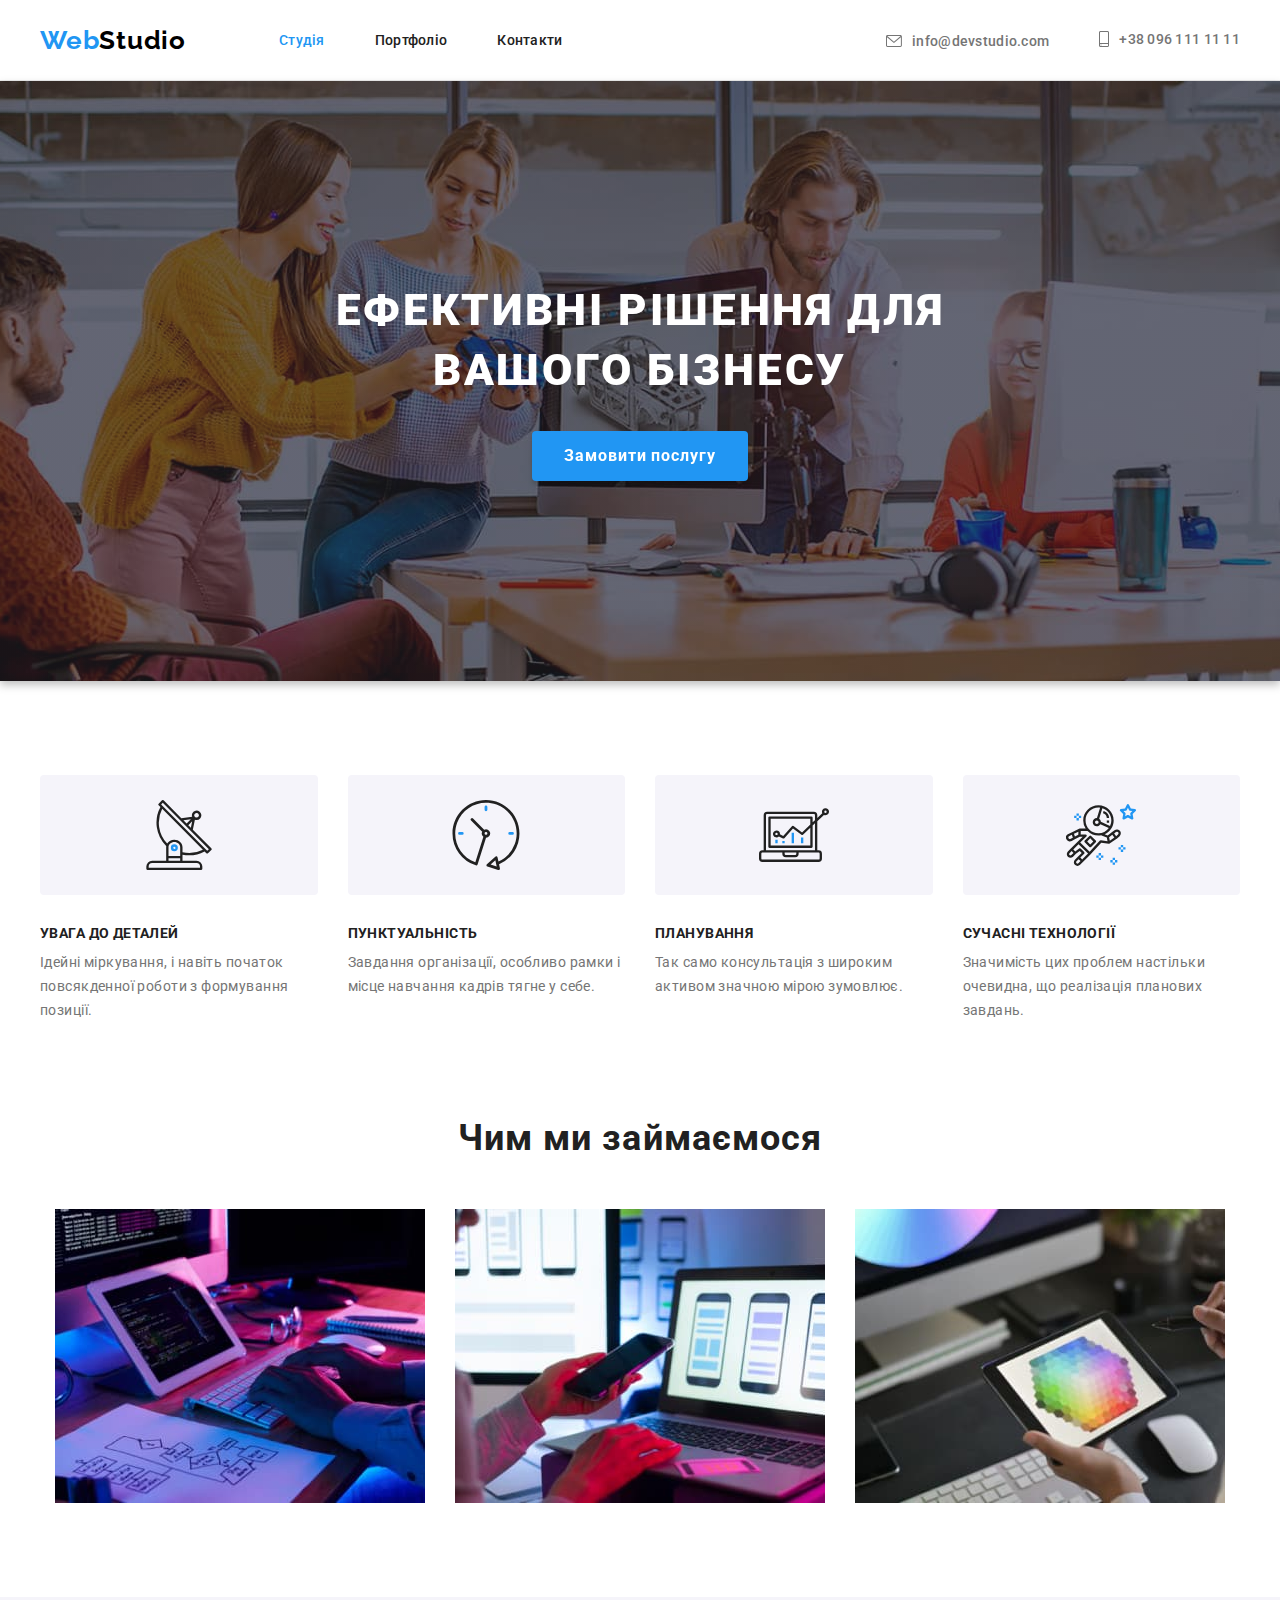
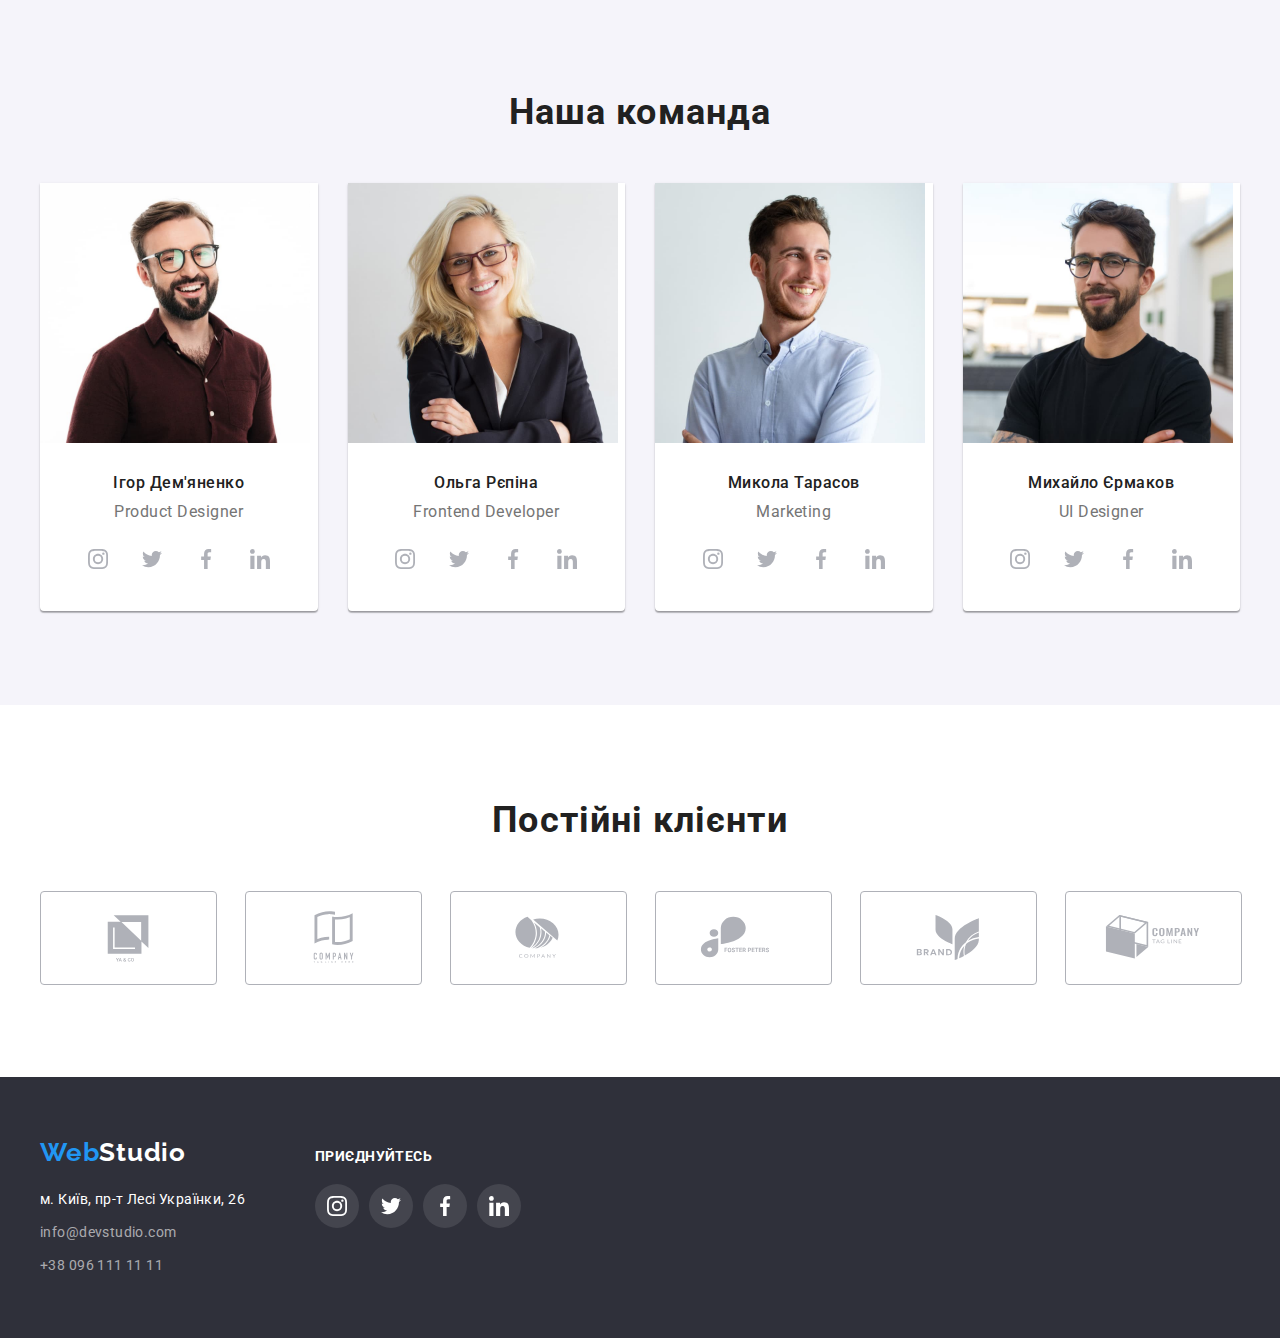
<file: index.html>
<!DOCTYPE html>
<html lang="uk">
<head>
    <meta charset="UTF-8">
    <meta http-equiv="X-UA-Compatible" content="IE=edge">
    <meta name="viewport" content="width=device-width, initial-scale=1.0">
    <title>Студія</title>
    <link rel="preconnect" href="https://fonts.googleapis.com">
    <link rel="preconnect" href="https://fonts.gstatic.com" crossorigin>
    <link 
        rel="stylesheet" 
        href="https://cdnjs.cloudflare.com/ajax/libs/modern-normalize/1.1.0/modern-normalize.min.css" 
        integrity="sha512-wpPYUAdjBVSE4KJnH1VR1HeZfpl1ub8YT/NKx4PuQ5NmX2tKuGu6U/JRp5y+Y8XG2tV+wKQpNHVUX03MfMFn9Q==" 
        crossorigin="anonymous" 
        referrerpolicy="no-referrer" 
    />
    <link href="https://fonts.googleapis.com/css2?family=Raleway:wght@700&family=Roboto:wght@400;500;700;900&display=swap" rel="stylesheet">
    <link rel="stylesheet" href="./CSS/styles.css">
</head>
<body>
    <header class="header">
        <div class="container container-header">
            <a href="./index.html" class="logo"> <span class="logo-web">Web</span>Studio</a>
        <nav>
            <ul class="list-nav container-beg">
                <li><a class="list-nav-link current container-nav-list" href="./index.html">Студія</a></li>
                <li><a class="list-nav-link container-nav-list" href="./portfolio.html">Портфоліо</a></li>
                <li><a class="list-nav-link container-nav-list" href="#">Контакти</a></li>
            </ul>
        </nav>
        <ul class="list-nav container-list-adres">
            <li>
                <a class="list-contact list-mail" href="mailto:info@devstudio.com">
                    <svg class="mail-icon" width="16" height="12">
                        <use href="./images/icons.svg#icon-mail"></use>
                    </svg>
                    info@devstudio.com
                </a>
            </li>
            <li>
                <a class="list-contact list-phone" href="tel:+380961111111">
                    <svg class="phone-logo" width="10" height="16">
                        <use href="./images/icons.svg#icon-smartphone"></use>
                    </svg>
                    +38 096 111 11 11
                </a>
            </li>
        </ul>
        </div>
    </header>
    <main>  
        <section class="sec-back">
            <div class="container">
                <h1 class="sec-front"> 
                    Ефективні рішення для
                    <br>
                     вашого бізнесу
                    </h1>
                <div>
                    <button class="sec-button" type="button" >Замовити послугу</button>
                </div>
               </div>
        </section>
        <section class="section">
            <div class="container">
                <h2 class="visually-hidden">Особливості</h2>
            <ul class="list-nav container-list-main">
                <li class="main-list">
                    <div class="main-icon-iteam">
                        <svg class="main-icon-style"  width="70" height="70">
                            <use href="./images/icons.svg#icon-antenna"></use>
                        </svg>
                    </div>
                    <h3 class="main-list-titel">УВАГА ДО ДЕТАЛЕЙ</h3>
                    <p class="main-list-par">Ідейні міркування, і навіть початок повсякденної роботи з формування позиції.</p>
                </li>
                <li class="main-list">
                    <div class="main-icon-iteam">
                        <svg class="main-icon-style"  width="70" height="70">
                            <use href="./images/icons.svg#icon-clock"></use>
                        </svg>
                    </div>
                    <h3 class="main-list-titel">ПУНКТУАЛЬНІСТЬ</h3>
                    <p class="main-list-par">Завдання організації, особливо рамки і місце навчання кадрів тягне у себе.</p>
                </li>
                <li class="main-list">
                    <div class="main-icon-iteam">
                        <svg class="main-icon-style"  width="70" height="70">
                            <use href="./images/icons.svg#icon-diagram"></use>
                        </svg>
                    </div>
                    <h3 class="main-list-titel">ПЛАНУВАННЯ</h3>
                    <p class="main-list-par">Так само консультація з широким активом значною мірою зумовлює.</p>
                </li>
                <li class="main-list">
                    <div class="main-icon-iteam">
                        <svg class="main-icon-style"  width="70" height="70">
                            <use href="./images/icons.svg#icon-astronaut"></use>
                        </svg>
                    </div>
                    <h3 class="main-list-titel">СУЧАСНІ ТЕХНОЛОГІЇ</h3>
                    <p class="main-list-par">Значимість цих проблем настільки очевидна, що реалізація планових завдань.</p>
                </li>
            </ul>
            </div>
        </section>
        <section class="about section">
            <div class="container">
                <h2 class="titel">Чим ми займаємося</h2>
            <ul class="list-nav container-doing">
                <li>
                    <img src="./images/box 1.jpg" alt="Coding" width="370" class="foto">
                </li>
                <li>
                    <img src="./images/box 2.jpg" alt="Testing" width="370" class="foto">
                </li>
                <li>
                    <img src="./images/box 3.jpg" alt="Designing" width="370" class="foto">
                </li>
            </ul>
            </div>
        </section>
        <section class="bck-ground section">
            <div class="container">
                <h2 class="titel">Наша команда</h2>
                <ul class="list-nav container-about-team">
                    <li class="last-list">
                        <img src="./images/img.jpg" alt="Ігор Дем'яненко" width="270" height="260" class="foto"> 
                        <div class="common-styles">
                            <h3 class="about-person">Ігор Дем'яненко</h3>
                            <p class="about-work" lang="en">Product Designer</p>
                            <ul class="person-soc-list list-nav">
                                <li class="person-soc-iteam">
                                    <a  class="person-soc-link" href="#">
                                        <svg class="person-soc-icon" width="20" height="20">
                                            <use href="./images/icons.svg#icon-instagram"></use>
                                        </svg>
                                    </a>
                                </li>
                                <li class="person-soc-iteam">
                                    <a  class="person-soc-link" href="#">
                                        <svg class="person-soc-icon" width="20" height="20">
                                        <use href="./images/icons.svg#icon-twitter"></use>
                                    </svg></a>
                                </li>
                                <li class="person-soc-iteam">
                                    <a  class="person-soc-link" href="#">
                                        <svg class="person-soc-icon" width="20" height="20">
                                            <use href="./images/icons.svg#icon-facebook"></use>
                                        </svg>
                                    </a>
                                </li>
                                <li class="person-soc-iteam">
                                    <a  class="person-soc-link" href="#">
                                        <svg class="person-soc-icon" width="20" height="20">
                                            <use href="./images/icons.svg#icon-linkedin"></use>
                                        </svg>
                                    </a>
                                </li>
                            </ul>
                        </div>
                    </li>
                    <li class="last-list">
                        <img src="./images/img2.jpg" alt="Ольга Рєпіна" width="270" height="260" class="foto">
                        <div class="common-styles">
                            <h3 class="about-person">Ольга Рєпіна</h3>
                            <p class="about-work" lang="en">Frontend Developer</p>
                            <ul class="person-soc-list list-nav">
                                <li class="person-soc-iteam">
                                    <a  class="person-soc-link" href="#">
                                        <svg class="person-soc-icon" width="20" height="20">
                                            <use href="./images/icons.svg#icon-instagram"></use>
                                        </svg>
                                    </a>
                                </li>
                                <li class="person-soc-iteam">
                                    <a  class="person-soc-link" href="#">
                                        <svg class="person-soc-icon" width="20" height="20">
                                        <use href="./images/icons.svg#icon-twitter"></use>
                                    </svg></a>
                                </li>
                                <li class="person-soc-iteam">
                                    <a  class="person-soc-link" href="#">
                                        <svg class="person-soc-icon" width="20" height="20">
                                            <use href="./images/icons.svg#icon-facebook"></use>
                                        </svg>
                                    </a>
                                </li>
                                <li class="person-soc-iteam">
                                    <a  class="person-soc-link" href="#">
                                        <svg class="person-soc-icon" width="20" height="20">
                                            <use href="./images/icons.svg#icon-linkedin"></use>
                                        </svg>
                                    </a>
                                </li>
                            </ul>
                        </div>
                    </li>
                    <li class="last-list">
                        <img src="./images/img3.jpg" alt="Микола Тарасов" width="270" height="260" class="foto">
                        <div class="common-styles">
                            <h3 class="about-person">Микола Тарасов</h3>
                            <p class="about-work" lang="en">Marketing</p>
                            <ul class="person-soc-list list-nav">
                                <li class="person-soc-iteam">
                                    <a  class="person-soc-link" href="#">
                                        <svg class="person-soc-icon" width="20" height="20">
                                            <use href="./images/icons.svg#icon-instagram"></use>
                                        </svg>
                                    </a>
                                </li>
                                <li class="person-soc-iteam">
                                    <a  class="person-soc-link" href="#">
                                        <svg class="person-soc-icon" width="20" height="20">
                                        <use href="./images/icons.svg#icon-twitter"></use>
                                    </svg></a>
                                </li>
                                <li class="person-soc-iteam">
                                    <a  class="person-soc-link" href="#">
                                        <svg class="person-soc-icon" width="20" height="20">
                                            <use href="./images/icons.svg#icon-facebook"></use>
                                        </svg>
                                    </a>
                                </li>
                                <li class="person-soc-iteam">
                                    <a  class="person-soc-link" href="#">
                                        <svg class="person-soc-icon" width="20" height="20">
                                            <use href="./images/icons.svg#icon-linkedin"></use>
                                        </svg>
                                    </a>
                                </li>
                            </ul>
                        </div>
                    </li>
                    <li class="last-list">
                        <img src="./images/img4.jpg" alt="Михайло Єрмаков" width="270" height="260" class="foto">
                        <div  class="common-styles">
                            <h3 class="about-person">Михайло Єрмаков</h3>
                            <p class="about-work" lang="en">UI Designer</p>
                            <ul class="person-soc-list list-nav">
                                <li class="person-soc-iteam">
                                    <a  class="person-soc-link" href="#">
                                        <svg class="person-soc-icon" width="20" height="20">
                                            <use href="./images/icons.svg#icon-instagram"></use>
                                        </svg>
                                    </a>
                                </li>
                                <li class="person-soc-iteam">
                                    <a  class="person-soc-link" href="#">
                                        <svg class="person-soc-icon" width="20" height="20">
                                        <use href="./images/icons.svg#icon-twitter"></use>
                                    </svg></a>
                                </li>
                                <li class="person-soc-iteam">
                                    <a  class="person-soc-link" href="#">
                                        <svg class="person-soc-icon" width="20" height="20">
                                            <use href="./images/icons.svg#icon-facebook"></use>
                                        </svg>
                                    </a>
                                </li>
                                <li class="person-soc-iteam">
                                    <a  class="person-soc-link" href="#">
                                        <svg class="person-soc-icon" width="20" height="20">
                                            <use href="./images/icons.svg#icon-linkedin"></use>
                                        </svg>
                                    </a>
                                </li>
                            </ul>
                        </div>
                    </li>
                </ul>
            </div>
        </section>
        <section class="section">
            <div class="container">
                <h2 class="titel">Постійні клієнти</h2>
                <ul class="clients-list list-nav">
                    <li class="clients-iteam">
                        <a class="clients-adres" href="#">
                            <svg class="clients-logo"  width="106" height="60">
                                <use href="./images/icons.svg#icon-Logo"></use>
                            </svg>
                        </a>
                    </li>
                    <li class="clients-iteam">
                        <a class="clients-adres" href="#">
                            <svg class="clients-logo"  width="106" height="60">
                                <use href="./images/icons.svg#icon-Logo-2"></use>
                            </svg>
                        </a>
                    </li>
                    <li class="clients-iteam">
                        <a class="clients-adres" href="#">
                            <svg class="clients-logo" width="106" height="60">
                                <use href="./images/icons.svg#icon-Logo3"></use>
                            </svg>
                        </a>
                    </li>
                    <li class="clients-iteam">
                        <a class="clients-adres" href="#">
                            <svg class="clients-logo" width="106" height="60">
                                <use href="./images/icons.svg#icon-Logo-4"></use>
                            </svg>
                        </a>
                    </li>
                    <li class="clients-iteam">
                        <a class="clients-adres" href="#">
                            <svg class="clients-logo" width="106" height="60">
                                <use href="./images/icons.svg#icon-Logo-5"></use>
                            </svg>
                        </a>
                    </li>
                    <li class="clients-iteam">
                        <a class="clients-adres" href="#">
                            <svg class="clients-logo"  width="106" height="60">
                                <use href="./images/icons.svg#icon-Logo-6"></use>
                            </svg>
                        </a>
                    </li>
                </ul>
            </div>
        </section>
    </main>

    <footer class="foot">
        <div class="container-foot container">
            <div>
                <a href="./index.html" class="foot-logo" lang="en"> <span class="logo-web">Web</span>Studio</a>
                <ul class="list-nav">
                    <li class="foot-child">
                        <a class="foot-list" href="https://goo.gl/maps/FaGYjTXJcdozZgpE8" target="_blank" rel="noopener noreferrer">м. Київ, пр-т Лесі Українки, 26</a>
                    </li>
                    <li class="foot-child">
                        <a class="foot-info" href="mailto:info@devstudio.com">info@devstudio.com</a>
                    </li>
                    <li class="foot-child">
                        <a class="foot-info" href="tel:++380961111111">+38 096 111 11 11</a>
                    </li>
                </ul>
            </div>
            <div class="container-block">
                <h2 class="dsd">приєднуйтесь</h2>
                <ul class="foot-soc-list list-nav">
                    <li class="foot-soc-iteam">
                        <a href="#" class="foot-soc-link">
                            <svg class="foot-soc-icon" width="20" height="20">
                                <use href="./images/icons.svg#icon-instagram"></use>
                            </svg>
                        </a>
                    </li>
                    <li class="foot-soc-iteam">
                        <a href="#" class="foot-soc-link">
                            <svg class="foot-soc-icon" width="20" height="20">
                                <use href="./images/icons.svg#icon-twitter"></use>
                            </svg>
                        </a>
                    </li>
                    <li class="foot-soc-iteam">
                        <a href="#" class="foot-soc-link">
                            <svg class="foot-soc-icon" width="20" height="20">
                                <use href="./images/icons.svg#icon-facebook"></use>
                            </svg>
                        </a>
                    </li>
                    <li class="foot-soc-iteam">
                        <a href="#" class="foot-soc-link">
                            <svg class="foot-soc-icon" width="20" height="20">
                                <use href="./images/icons.svg#icon-linkedin"></use>
                            </svg>
                        </a>
                    </li>
                </ul>
            </div>

        </div>
        
    </footer>
</body>
</html>
</file>
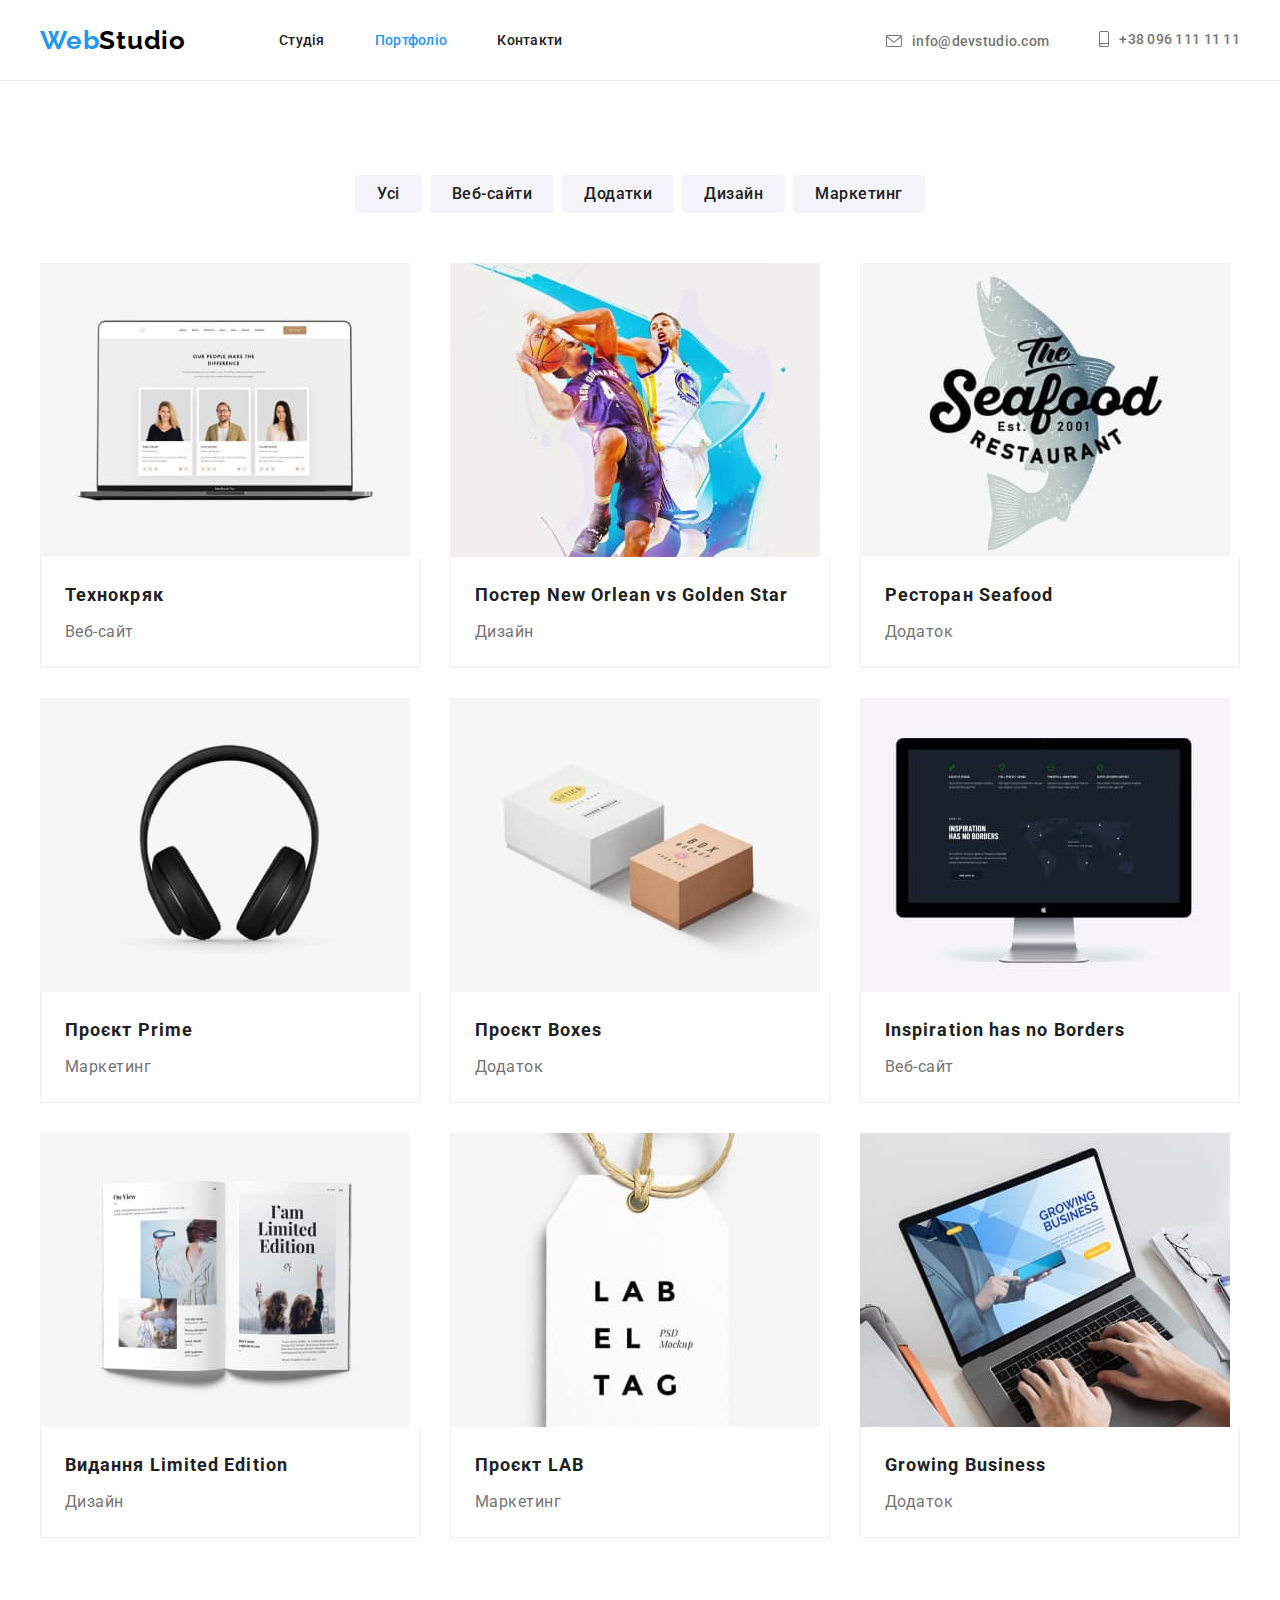
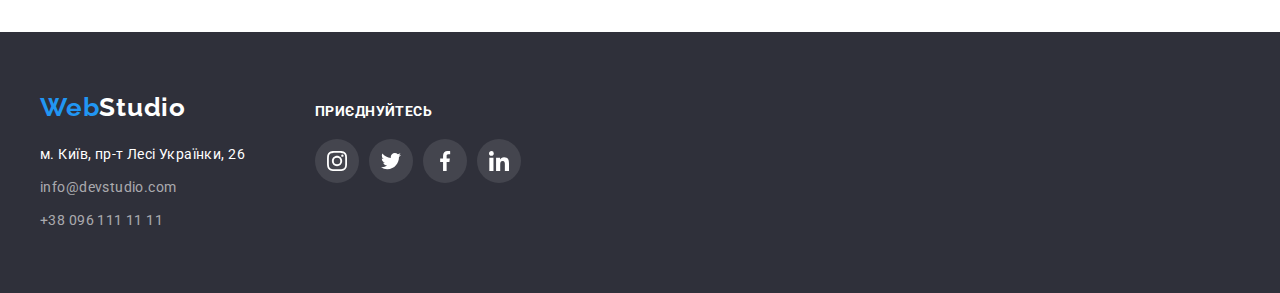
<file: portfolio.html>
<!DOCTYPE html>
<html lang="uk">
<head>
    <meta charset="UTF-8">
    <meta http-equiv="X-UA-Compatible" content="IE=edge">
    <meta name="viewport" content="width=device-width, initial-scale=1.0">
    <title>Портфоліо</title>
    <link rel="preconnect" href="https://fonts.googleapis.com">
    <link rel="preconnect" href="https://fonts.gstatic.com" crossorigin>
    <link 
        rel="stylesheet" 
        href="https://cdnjs.cloudflare.com/ajax/libs/modern-normalize/1.1.0/modern-normalize.min.css" 
        integrity="sha512-wpPYUAdjBVSE4KJnH1VR1HeZfpl1ub8YT/NKx4PuQ5NmX2tKuGu6U/JRp5y+Y8XG2tV+wKQpNHVUX03MfMFn9Q==" 
        crossorigin="anonymous" 
        referrerpolicy="no-referrer" 
    />
    <link href="https://fonts.googleapis.com/css2?family=Raleway:wght@700&family=Roboto:wght@400;500;700;900&display=swap" rel="stylesheet">
    <link rel="stylesheet" href="./CSS/styles.css">
</head>
<body>
    <header class="header">
        <div class="container container-header">
        <a href="./index.html" class="logo"> <span class="logo-web">Web</span>Studio</a>
        <nav>
            <ul class="list-nav container-beg">
                <li><a class="list-nav-link" href="./index.html">Студія</a></li>
                <li><a class="list-nav-link current" href="./portfolio.html">Портфоліо</a></li>
                <li><a class="list-nav-link" href="#">Контакти</a></li>
            </ul>
        </nav>
        <ul class="list-nav container-list-adres">
            <li>
                <a class="list-contact list-mail" href="mailto:info@devstudio.com">
                    <svg class="mail-icon" width="16" height="12">
                        <use href="./images/icons.svg#icon-mail"></use>
                    </svg>
                info@devstudio.com
                </a>
            </li>
            <li>
                <a class="list-contact list-phone" href="tel:+380961111111">
                    <svg class="phone-logo" width="10" height="16">
                        <use href="./images/icons.svg#icon-smartphone"></use>
                    </svg>
                    +38 096 111 11 11
                </a>
            </li>
        </ul>
        </div>
        
    </header>
    <main>
        <section class="section">
            <div class="container">
                <h1 class="visually-hidden">Портфоліо</h1>
                <ul class="list-nav container-filter-nav">
                    <li><button class="sec-btn" type="button">Усі</button></li>
                    <li><button class="sec-btn" type="button">Веб-сайти</button></li>
                    <li><button class="sec-btn" type="button">Додатки</button></li>
                    <li><button class="sec-btn" type="button">Дизайн</button></li>
                    <li><button class="sec-btn" type="button">Маркетинг</button></li>
                </ul>
                <ul class="list-nav container-filter-foto">
                    <li class="filter-border"> 
                        <a href="#" class="portfolio-item-link">
                            <img src="./images/img01.jpg" alt="Технокряк" width="370" height="294" class="foto">
                            <div class="portfolio-common-styles">
                                <h2 class="portfolio-done">Технокряк</h2>
                                <p class="portfolio-doing">Веб-сайт</p>
                            </div>
                        </a>
                        
                    </li>
                    <li class="filter-border">
                        <a href="#" class="portfolio-item-link">
                            <img src="./images/img02.jpg" alt="Постер New Orlean vs Golden Star" width="370" height="294" class="foto">
                            <div class="portfolio-common-styles">
                                <h2 class="portfolio-done">Постер New Orlean vs Golden Star</h2>
                                <p class="portfolio-doing">Дизайн</p>
                            </div>
                        </a>
                    </li>
                    <li class="filter-border">
                        <a href="#" class="portfolio-item-link">
                            <img src="./images/img03.jpg" alt="Ресторан Seafood" width="370" height="294" class="foto">
                            <div class="portfolio-common-styles">
                                <h2 class="portfolio-done">Ресторан Seafood</h2>
                                <p class="portfolio-doing">Додаток</p>
                            </div>
                        </a>
                    </li>
                    <li class="filter-border">
                        <a href="#" class="portfolio-item-link">
                            <img src="./images/img04.jpg" alt="Проєкт Prime" width="370" height="294" class="foto"> 
                            <div class="portfolio-common-styles">
                                <h2 class="portfolio-done">Проєкт Prime</h2>
                                <p class="portfolio-doing">Маркетинг</p>
                            </div>
                        </a>
                    </li>
                    <li class="filter-border">
                        <a href="#" class="portfolio-item-link">
                            <img src="./images/img05.jpg" alt="Проєкт Boxes" width="370" height="294" class="foto">
                            <div class="portfolio-common-styles">
                                <h2 class="portfolio-done">Проєкт Boxes</h2>
                                <p class="portfolio-doing">Додаток</p>
                            </div>
                        </a>
                    </li>
                    <li class="filter-border">
                        <a href="#" class="portfolio-item-link">
                            <img src="./images/img06.jpg" alt="Inspiration has no Borders" width="370" height="294" class="foto">
                        <div class="portfolio-common-styles">
                            <h2 class="portfolio-done" lang="en">Inspiration has no Borders</h2>
                            <p class="portfolio-doing">Веб-сайт</p>
                        </div>
                        </a>
                    </li>
                    <li class="filter-border">
                        <a href="#" class="portfolio-item-link">
                            <img src="./images/img07.jpg" alt="Видання Limited Edition" width="370" height="294" class="foto">
                            <div class="portfolio-common-styles">
                                <h2 class="portfolio-done">Видання Limited Edition</h2>
                                <p class="portfolio-doing">Дизайн</p>
                            </div>
                        </a>
                    </li>
                    <li class="filter-border">
                        <a href="#" class="portfolio-item-link">
                            <img src="./images/img08.jpg" alt="Проєкт LAB" width="370" height="294" class="foto">
                            <div class="portfolio-common-styles">
                                <h2 class="portfolio-done">Проєкт LAB</h2>
                                <p class="portfolio-doing">Маркетинг</p>
                            </div>
                        </a>
                    </li>
                    <li class="filter-border">
                        <a href="#" class="portfolio-item-link">
                            <img src="./images/img09.jpg" alt="Growing Business" width="370" height="294" class="foto">
                            <div class="portfolio-common-styles">
                                <h2 class="portfolio-done" lang="en">Growing Business</h2>
                                <p class="portfolio-doing">Додаток</p>
                            </div>
                        </a>
                    </li>
                </ul>
            </div>
           
        </section>
    </main>
    <footer class="foot">
        <div class="container-foot container">
            <div>
                <a href="./index.html" class="foot-logo" lang="en"> <span class="logo-web">Web</span>Studio</a>
                <ul class="list-nav">
                    <li class="foot-child">
                        <a class="foot-list" href="https://goo.gl/maps/FaGYjTXJcdozZgpE8" target="_blank" rel="noopener noreferrer">м. Київ, пр-т Лесі Українки, 26</a>
                    </li>
                    <li class="foot-child">
                        <a class="foot-info" href="mailto:info@devstudio.com">info@devstudio.com</a>
                    </li>
                    <li class="foot-child">
                        <a class="foot-info" href="tel:++380961111111">+38 096 111 11 11</a>
                    </li>
                </ul>
            </div>
            <div class="container-block">
                <h2 class="dsd">приєднуйтесь</h2>
                <ul class="foot-soc-list list-nav">
                    <li class="foot-soc-iteam">
                        <a href="#" class="foot-soc-link">
                            <svg class="foot-soc-icon" width="20" height="20">
                                <use href="./images/icons.svg#icon-instagram"></use>
                            </svg>
                        </a>
                    </li>
                    <li class="foot-soc-iteam">
                        <a href="#" class="foot-soc-link">
                            <svg class="foot-soc-icon" width="20" height="20">
                                <use href="./images/icons.svg#icon-twitter"></use>
                            </svg>
                        </a>
                    </li>
                    <li class="foot-soc-iteam">
                        <a href="#" class="foot-soc-link">
                            <svg class="foot-soc-icon" width="20" height="20">
                                <use href="./images/icons.svg#icon-facebook"></use>
                            </svg>
                        </a>
                    </li>
                    <li class="foot-soc-iteam">
                        <a href="#" class="foot-soc-link">
                            <svg class="foot-soc-icon" width="20" height="20">
                                <use href="./images/icons.svg#icon-linkedin"></use>
                            </svg>
                        </a>
                    </li>
                </ul>
            </div>

        </div>
    </footer>
</body>
</html>
</file>
<file: CSS/styles.css>
:root{
    --color-black: #000000;
    --color-blue: blue;
    --color-nav-link: #212121;
    --color-light-blue: #2196F3;
    --color-gray: #757575;
    --back-ground: #2F303A;
    --color-white: #FFFFFF;
    --bck-ground: #F5F4FA;
    --color-btn: #188CE8;
    --border: #ECECEC;
    --border-portfolio: #EEEEEE;
    --icon-color: #AFB1B8;
}

*{
    margin: 0;
    padding: 0;
}

h1,
h2,
h3,
h4,
h5,
h6,
p{
    margin: 0;
}

body{
    font-family: "Roboto", sans-serif;
}

.header a{
    text-decoration: none;
}

.header{
    border-bottom: 1px solid var(--border);
}

.container{
    width: 1200px;
    padding-left: 15px;
    padding-right: 15px;
    margin: 0 auto;
}

.container-header{
    display: flex;
    justify-content: space-between;
    align-items: center;
    margin-bottom: 0;
}


.container-beg{
    cursor: pointer;
    display: flex;
    gap: 50px;
    margin-left: 93px;

}


.logo, .logo-web{
    font-family: 'Raleway';
    font-style: normal;
    font-weight: 700;
    font-size: 26px;
    line-height: 1,1923;
    letter-spacing: 0.03em;
}

.logo{
    color: var(--color-black);
    display: block;
}
.logo-web{
    color: var(--color-light-blue);
}


.list-nav-link{
    display: block;
    list-style: none;
    font-weight: 500;
    font-size: 14px;
    line-height: 1.1428;
    letter-spacing: 0.02em;
    color: var(--color-nav-link);
    padding-top: 32px;
    padding-bottom: 32px;
}

.container-nav-list{
    padding-bottom: 32px;
}

.container-list-adres{
    display: flex;
    justify-content: end;
    align-items: baseline;
    gap: 50px;
    margin-left: auto;
}

.list-nav{
    list-style: none;  
}



.list-nav-link:hover,
.list-nav-link:focus,
.list-mail:hover,
.list-mail:focus,
.list-phone:hover,
.list-phone:focus{
    color:var(--color-light-blue);
}

.current{
    color: var(--color-light-blue);
}



.mail-icon{
    fill: currentColor;
}

.list-contact {
    font-weight: 500;
    font-size: 14px;
    line-height: 1.1428;
    letter-spacing: 0.02em;
    color: var(--color-gray);
    display: block;
    display: flex;
    justify-content: center;
    align-items: center;
    gap: 10px;
}

.phone-logo{
    fill: currentColor;
}

.sec-back{
    background: var(--back-ground);
    padding-top: 200px;
    padding-bottom: 200px;
    text-align: center;
    max-width: 1600px;
    background-image: linear-gradient( 
        rgba(47, 48, 58, 0.4),  
        rgba(47, 48, 58, 0.4)
        ),
        url(../images/baclground\ img.jpg);
    background-repeat: no-repeat;
    background-position: center;
    block-size: auto;
    background-size: cover;
    margin: 0 auto;
    filter: drop-shadow(0px 4px 4px rgba(0, 0, 0, 0.25));
}



.container-order{
    display: flex;
    flex-direction: column;
}

.sec-front{
    display: flex;
    flex-direction: column;
    font-weight: 900;
    font-size: 44px;
    line-height: 1.3636;
    text-align: center;
    letter-spacing: 0.06em;
    text-transform: uppercase;
    color: var(--color-white);
    margin-bottom: 30px;
}


.sec-button{
    font-family: "Roboto", sans-serif;
    font-weight: 700;
    font-size: 16px;
    line-height: 1.875;
    letter-spacing: 0.06em;
    color: var(--color-white);
    border: none;
    background: var(--color-light-blue);
    box-shadow: 0px 4px 4px rgba(0, 0, 0, 0.15);
    border-radius: 4px;
    cursor: pointer;
    justify-content: center;
    padding-top: 10px;
    padding-bottom: 10px;
    padding-left: 32px;
    padding-right: 32px;
}
.sec-button:hover,
.sec-button:focus{
    background-color: var(--color-btn);
}

.container-list-main{
    display: flex;
    justify-content: space-between;
    gap: 30px;
}

.visually-hidden{
    position: absolute;
    white-space: nowrap;
    width: 1px;
    height: 1px;
    overflow: hidden;
    border: 0;
    padding: 0;
    clip: rect(0 0 0 0);
    clip-path: inset(50%);
    margin: -1px;
}

.main-list{
    list-style: none;
    margin: 0;
    padding: 0;
    flex-basis: calc((100% - 90px) / 4);
}

.main-icon-iteam{
    height: 120px;
    display: flex;
    align-items: center;
    justify-content: center;
    background-color: var(--bck-ground);
    border-radius: 4px;
    margin-bottom: 30px;
}


.main-list-titel{
    font-weight: 700;
    font-size: 14px;
    line-height: 1.1428;
    letter-spacing: 0.03em;
    text-transform: uppercase;
    color: var(--color-nav-link);
    margin-bottom: 10px;
}

.main-list-par{
    font-weight: 400;
    font-size: 14px;
    line-height: 1.7142;
    letter-spacing: 0.03em;
    color: var(--color-gray);
}

.titel{
    display: flex;
    justify-content: center;
    font-weight: 700;
    font-size: 36px;
    line-height: 1.1666;
    letter-spacing: 0.03em;
    color: var(--color-nav-link);
    margin-bottom: 50px;
}


.container-doing{
    display: flex;
    justify-content: center;
    gap: 30px;
}

.foto{
    display: block;
    max-width: 100%;
}

.section{
    padding-top: 94px;
    padding-bottom: 94px;
}

.section.about{
    padding-top: 0;
}


.bck-ground{
    background: var(--bck-ground);
}

.container-about-team{
    display: flex;
    gap: 30px;
    justify-content: center;

}

.last-list{
    background: var(--color-white);
    box-shadow: 0px 1px 3px rgba(0, 0, 0, 0.12), 0px 1px 1px rgba(0, 0, 0, 0.14), 0px 2px 1px rgba(0, 0, 0, 0.2);
    border-radius: 0px 0px 4px 4px;
    flex-basis: calc((100% - 90px) / 4);
}


.common-styles{
    font-size: 16px;
    line-height: 1.1875;
    text-align: center;
    letter-spacing: 0.03em;
    padding-top: 30px;
    padding-bottom: 30px;
}

.about-person{
    font-weight: 500;
    font-size: 16px;
    line-height: 1.1875;
    color: var(--color-nav-link);
    margin-bottom: 10px;
}

.about-work{
    font-weight: 400;
    color: var(--color-gray);
    margin-bottom: 16px;
}


.person-soc-list{
    display: flex;
    gap: 10px;
    justify-content: center;
}

.person-soc-iteam{
    width: 44px;
    height: 44px;
}

.person-soc-link{
    width: 100%;
    height: 100%;
    border-radius: 50%;
    display: flex;
    align-items: center;
    justify-content: center;
    color: var(--icon-color);
}

.person-soc-icon{
    fill: currentColor;
}

.person-soc-link:hover,
.person-soc-link:focus{
    background-color: var(--color-light-blue);
    color: var(--color-white);
}

.clients-list{
    display: flex;
    gap: 30px;
    justify-content: center;
}

.clients-iteam{
    flex-basis: calc((100% - 150px) / 6);
    height: 92px;
}

.clients-adres{
    width: 100%;
    height: 100%;
    display: flex;
    align-items: center;
    justify-content: center;
    color: var(--icon-color);
    border: 1px solid;
    border-color: var(--icon-color);
    border-radius: 4px;
}

.clients-logo,
.clients-iteam{
    fill: currentColor;
}

.clients-adres:hover,
.clients-adres:focus{
    border-color: var(--color-light-blue);
    color: var(--color-light-blue);
}

.foot{
    background: var(--back-ground);
    padding-top: 60px;
    padding-bottom: 60px;
}

.foot-list:hover,
.foot-list:focus,
.foot-info:hover,
.foot-info:focus{
    color:var(--color-light-blue);
}


.foot-logo{
    font-family: 'Raleway';
    font-style: normal;
    font-weight: 700;
    font-size: 26px;
    line-height: 1.1923;
    letter-spacing: 0.03em;
    color: var(--color-white);
    text-decoration: none;
    display: flex;
    justify-content: flex-start;
    margin-bottom: 20px;
    display: inline-block;
}

.foot-child:not(:last-child){
    margin-bottom: 9px;
}

.foot-list{
    font-style: normal;
    font-size: 14px;
    line-height: 1.7142;
    letter-spacing: 0.03em;
    color: var(--color-white);
    text-decoration: none;
    display: block;
    
}


.foot-info{
    font-style: normal;
    font-size: 14px;
    line-height: 1.7142;
    letter-spacing: 0.03em;
    color: rgba(255, 255, 255, 0.6);
    text-decoration: none;
    display: block;
}    

.container-foot{
    align-items: baseline;
    display: flex;
    gap: 70px;
}


.dsd{
    font-weight: 700;
    font-size: 14px;
    line-height: 1.1428;
    letter-spacing: 0.03em;
    text-transform: uppercase;
    margin-bottom: 20px;
    color: var(--color-white);
    
}


.foot-soc-list{
    display: flex;
    gap: 10px;
    justify-content: center;
    align-items: center;
    justify-content: flex-start;
}

.foot-soc-iteam{
    width: 44px;
    height: 44px;
}
.foot-soc-link{
    width: 100%;
    height: 100%;
    border-radius: 50%;
    display: flex;
    align-items: center;
    justify-content: center;
    color: var(--color-white);
    background: rgba(255, 255, 255, 0.1);
}

.foot-soc-icon{
    fill: currentColor;
}

.foot-soc-link:hover,
.foot-soc-link:focus{
    background-color: var(--color-light-blue);
    color: var(--color-white);
}

.sec-btn{
    font-family: "Roboto", sans-serif;
    font-weight: 500;
    font-size: 16px;
    line-height: 1.625;
    text-align: center;
    letter-spacing: 0.03em;
    color: var(--color-nav-link);
    background: var(--bck-ground);
    border-radius: 4px;
    display: flex;
    align-items: center;
    border: none;
    cursor: pointer;
    padding: 6px 22px;
}

.sec-btn:hover,
.sec-btn:focus{
    background: var(--color-light-blue);    
    box-shadow: 0px 3px 1px rgba(0, 0, 0, 0.1), 0px 1px 2px rgba(0, 0, 0, 0.08), 0px 2px 2px rgba(0, 0, 0, 0.12);
    border-radius: 4px;
    color: var(--color-white);
}

.portfolio-done{
    font-weight: 700;
    font-size: 18px;
    line-height: 2;
    letter-spacing: 0.06em;
    color: var(--color-nav-link);
    margin-bottom: 4px;
    text-decoration: none;
}

.portfolio-doing{
    font-weight: 400;
    font-size: 16px;
    line-height: 1.875;
    letter-spacing: 0.03em;
    color: var(--color-gray);
    text-decoration: none;
}

.container-filter-nav{
    display: flex;
    justify-content: center;
    gap: 8px;
    margin-bottom: 50px;
}

.container-filter-foto{
    display: flex;
    flex-wrap: wrap;
    justify-content: center;
    gap: 30px;
    
}

.filter-border{
    flex-basis: calc((100% - 60px) / 3);
    background: var(--color-white);
}


.portfolio-item-link{
    display: block;
    text-decoration: none;
}

.portfolio-item-link:hover,
.portfolio-item-link:focus{
    box-shadow: 0px 1px 1px rgba(0, 0, 0, 0.12), 0px 4px 4px rgba(0, 0, 0, 0.06), 1px 4px 6px rgba(0, 0, 0, 0.16);
}


.portfolio-common-styles{
    padding-top: 20px;
    padding-bottom: 20px;
    padding-left: 24px;
    padding-right: 24px;
    border-right: 1px solid var(--border-portfolio);
    border-bottom: 1px solid var(--border-portfolio);
    border-left: 1px solid var(--border-portfolio);
    
}
</file>
